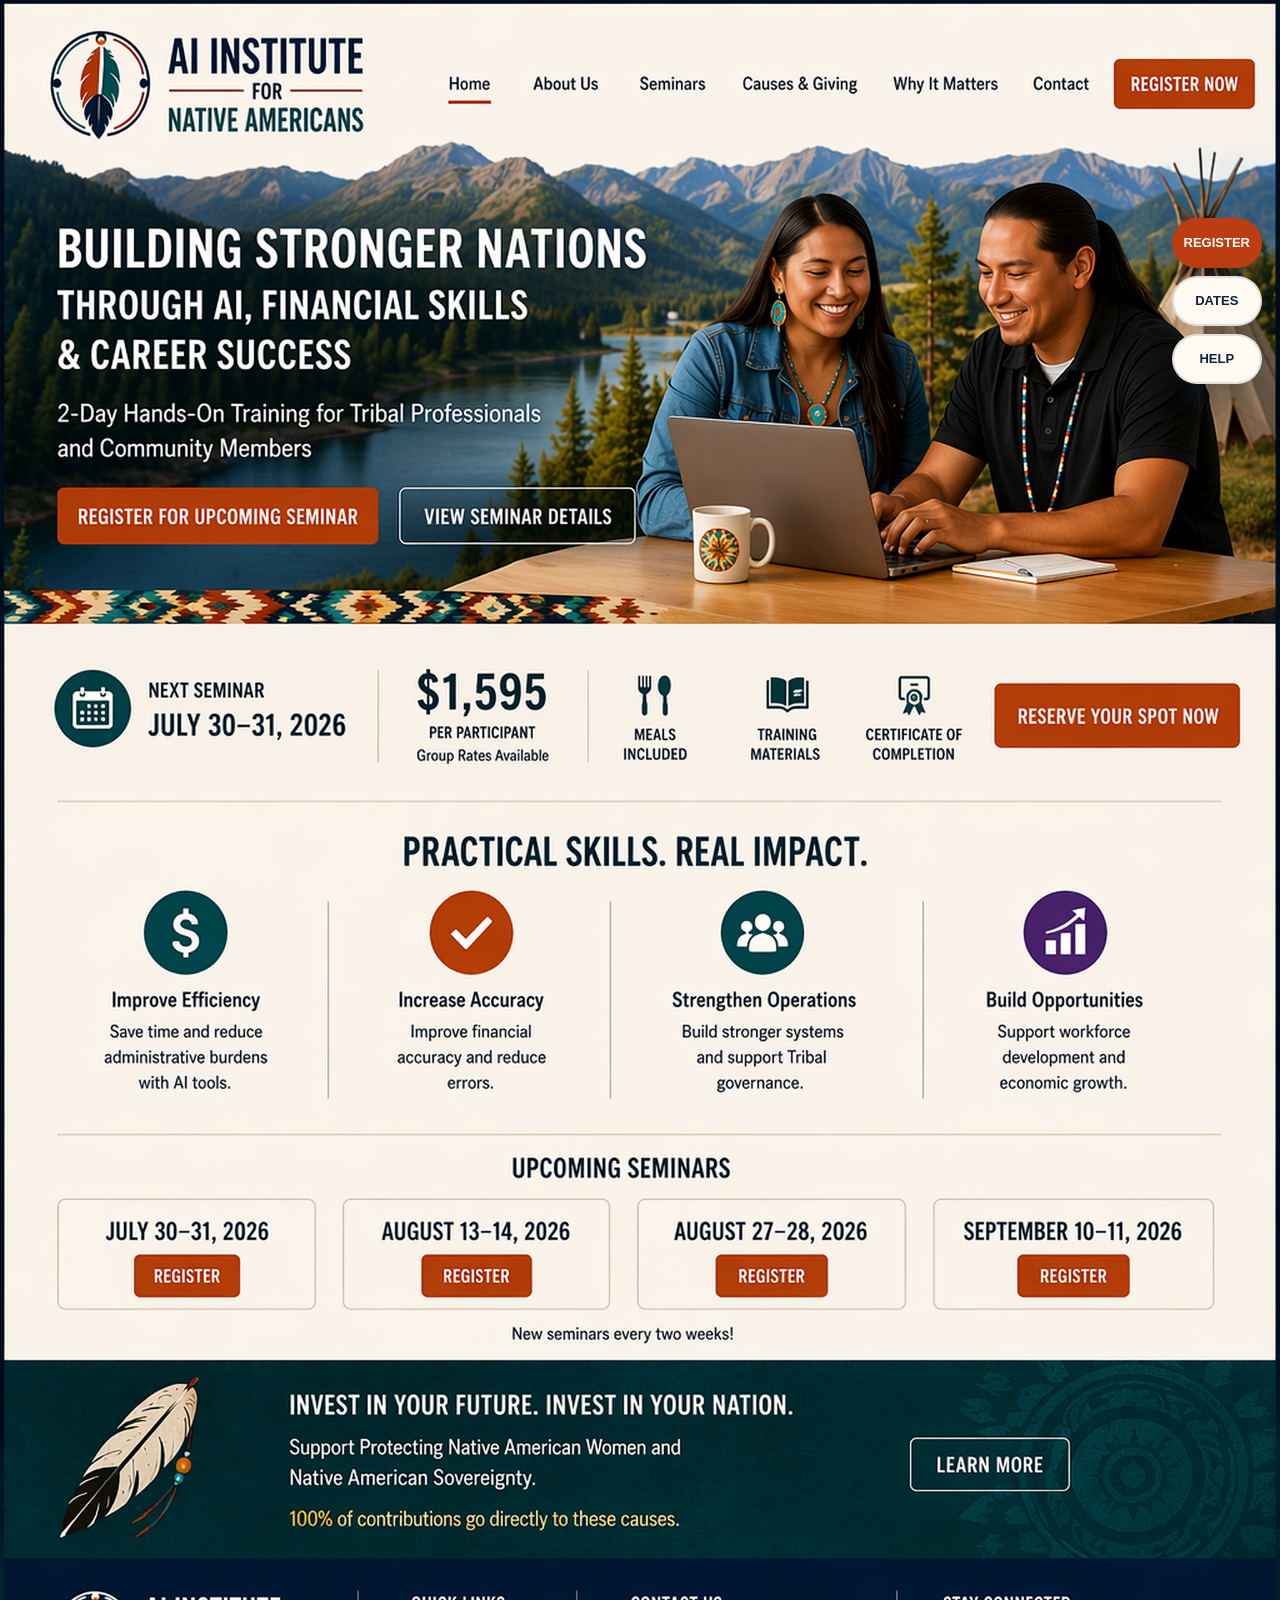
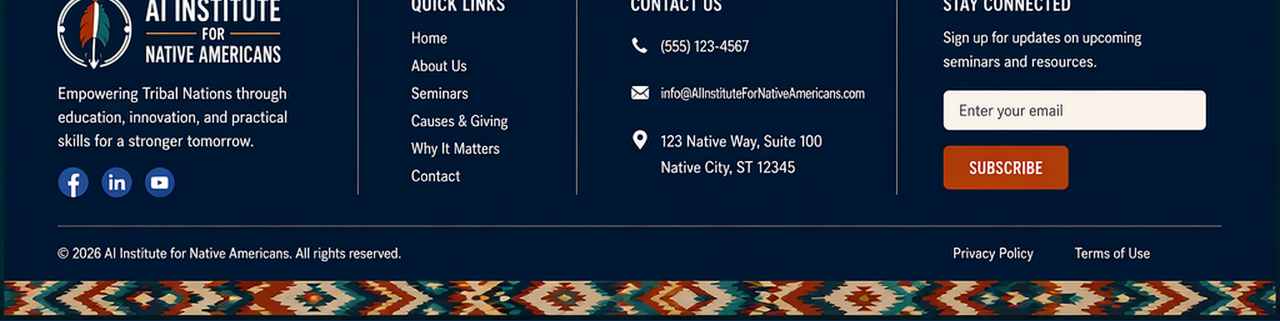
<file: index.html>
<!doctype html>
<html lang="en">
  <head>
    <meta charset="utf-8">
    <meta name="viewport" content="width=device-width, initial-scale=1">
    <title>AI Institute for Native Americans</title>
    <meta name="description" content="AI, financial skills, and career success seminars for Tribal professionals and community members.">
    <link rel="stylesheet" href="./styles.css">
  </head>
  <body class="home-page home-exact-page">
    <main class="home-exact-shell" aria-label="AI Institute for Native Americans home page">
      <img class="home-exact-image" src="./home-redrawn-exact.png" alt="AI Institute for Native Americans home page design">

      <a class="home-hotspot nav-home" href="index.html" aria-label="Home"></a>
      <a class="home-hotspot nav-about" href="about.html" aria-label="About Us"></a>
      <a class="home-hotspot nav-seminars" href="seminars.html" aria-label="Seminars"></a>
      <a class="home-hotspot nav-causes" href="causes.html" aria-label="Causes and Giving"></a>
      <a class="home-hotspot nav-why" href="why-it-matters.html" aria-label="Why It Matters"></a>
      <a class="home-hotspot nav-contact" href="contact.html" aria-label="Contact"></a>
      <a class="home-hotspot nav-register" href="register.html" aria-label="Register Now"></a>

      <a class="home-hotspot hero-register" href="register.html" aria-label="Register for upcoming seminar"></a>
      <a class="home-hotspot hero-details" href="seminars.html" aria-label="View seminar details"></a>
      <a class="home-hotspot reserve-spot" href="register.html" aria-label="Reserve your spot now"></a>

      <a class="home-hotspot date-july" href="register.html?date=July%2030-31%2C%202026" aria-label="Register for July 30-31, 2026"></a>
      <a class="home-hotspot date-august-one" href="register.html?date=August%2013-14%2C%202026" aria-label="Register for August 13-14, 2026"></a>
      <a class="home-hotspot date-august-two" href="register.html?date=August%2027-28%2C%202026" aria-label="Register for August 27-28, 2026"></a>
      <a class="home-hotspot date-september" href="register.html?date=September%2010-11%2C%202026" aria-label="Register for September 10-11, 2026"></a>

      <a class="home-hotspot learn-more-causes" href="causes.html" aria-label="Learn more about causes"></a>
      <a class="home-hotspot footer-home" href="index.html" aria-label="Footer home link"></a>
      <a class="home-hotspot footer-about" href="about.html" aria-label="Footer about link"></a>
      <a class="home-hotspot footer-seminars" href="seminars.html" aria-label="Footer seminars link"></a>
      <a class="home-hotspot footer-causes" href="causes.html" aria-label="Footer causes link"></a>
      <a class="home-hotspot footer-why" href="why-it-matters.html" aria-label="Footer why it matters link"></a>
      <a class="home-hotspot footer-contact" href="contact.html" aria-label="Footer contact link"></a>
      <a class="home-hotspot footer-subscribe" href="contact.html" aria-label="Subscribe"></a>
      <a class="home-hotspot footer-privacy" href="contact.html" aria-label="Privacy policy"></a>
      <a class="home-hotspot footer-terms" href="contact.html" aria-label="Terms of use"></a>

      <div class="home-exact-accessible">
        <h1>Building Stronger Nations Through AI, Financial Skills &amp; Career Success</h1>
        <p>2-Day Hands-On Training for Tribal Professionals and Community Members.</p>
      </div>
    </main>
    <script src="./script.js"></script>
  </body>
</html>
</file>
<file: styles.css>
:root {
  --navy: #08233b;
  --ink: #102936;
  --teal: #064b4d;
  --teal-dark: #03383b;
  --rust: #bd3d13;
  --rust-dark: #922b0d;
  --cream: #fbf6ee;
  --sand: #eee1cc;
  --line: #d7c8b4;
  --gold: #c7923b;
  --water: #0a7691;
  --green: #0f635f;
  --plum: #5b2a83;
  --white: #ffffff;
  --shadow: 0 18px 45px rgba(8, 35, 59, 0.16);
  --radius: 8px;
}

* {
  box-sizing: border-box;
}

html {
  scroll-behavior: smooth;
}

body {
  margin: 0;
  background: var(--navy);
  color: var(--ink);
  font-family: Arial, Helvetica, sans-serif;
  font-size: 16px;
  line-height: 1.5;
}

:focus-visible {
  outline: 3px solid var(--gold);
  outline-offset: 3px;
}

.skip-link {
  background: var(--gold);
  border-radius: 0 0 6px 0;
  color: var(--navy);
  font-weight: 900;
  left: 0;
  padding: 10px 14px;
  position: fixed;
  top: 0;
  transform: translateY(-120%);
  z-index: 100;
}

.skip-link:focus {
  transform: translateY(0);
}

img {
  display: block;
  max-width: 100%;
}

a {
  color: inherit;
  text-decoration: none;
}

button,
input,
select,
textarea {
  font: inherit;
}

.page-shell {
  max-width: 1200px;
  margin: 0 auto;
  background: var(--cream);
  min-height: 100vh;
  overflow: hidden;
}

.home-page {
  background: var(--navy);
}

.home-page .page-shell {
  max-width: 1460px;
}

.site-header {
  align-items: center;
  background: #fffaf2;
  border-bottom: 1px solid rgba(8, 35, 59, 0.12);
  display: grid;
  gap: 18px;
  grid-template-columns: auto 1fr auto;
  min-height: 76px;
  padding: 14px 28px;
  position: sticky;
  top: 0;
  z-index: 20;
}

.brand img {
  height: 52px;
  width: auto;
}

.site-nav {
  align-items: center;
  display: flex;
  gap: 22px;
  justify-content: flex-end;
}

.site-nav a {
  color: #112b38;
  font-size: 13px;
  font-weight: 800;
  letter-spacing: 0;
  text-transform: uppercase;
}

.site-nav a[aria-current="page"] {
  color: var(--rust);
}

.header-cta,
.btn {
  align-items: center;
  border: 0;
  border-radius: 4px;
  cursor: pointer;
  display: inline-flex;
  font-size: 13px;
  font-weight: 900;
  justify-content: center;
  letter-spacing: 0;
  min-height: 46px;
  padding: 0 20px;
  text-transform: uppercase;
  transition: transform 160ms ease, background 160ms ease, color 160ms ease, border-color 160ms ease;
}

.header-cta,
.btn-primary {
  background: var(--rust);
  color: var(--white);
}

.btn-primary:hover,
.header-cta:hover {
  background: var(--rust-dark);
  transform: translateY(-1px);
}

.btn:active,
.header-cta:active {
  transform: translateY(0);
}

.btn-secondary {
  background: rgba(255, 255, 255, 0.08);
  border: 2px solid rgba(255, 255, 255, 0.82);
  color: var(--white);
}

.btn-secondary:hover {
  background: rgba(255, 255, 255, 0.18);
}

.btn-outline {
  background: transparent;
  border: 2px solid var(--teal);
  color: var(--teal);
}

.btn-outline:hover {
  background: var(--teal);
  color: var(--white);
}

.btn-wide {
  width: 100%;
}

.menu-toggle {
  background: transparent;
  border: 2px solid var(--line);
  border-radius: 4px;
  color: var(--ink);
  display: none;
  font-size: 13px;
  font-weight: 900;
  min-height: 40px;
  padding: 0 14px;
  text-transform: uppercase;
}

.hero {
  min-height: 360px;
  overflow: hidden;
  position: relative;
}

.hero::after {
  background: linear-gradient(90deg, rgba(5, 47, 50, 0.96) 0%, rgba(5, 47, 50, 0.86) 44%, rgba(5, 47, 50, 0.14) 100%);
  content: "";
  inset: 0;
  position: absolute;
  z-index: 1;
}

.hero-home {
  background:
    linear-gradient(135deg, #07565a 0%, #08324a 48%, #e7c08a 100%);
}

.hero-home .hero-photo,
.hero-about .hero-photo {
  height: 100%;
  object-fit: cover;
  object-position: center;
  position: absolute;
  right: 0;
  top: 0;
  width: 100%;
}

.hero-about {
  background: linear-gradient(135deg, #682d17 0%, #b46734 52%, #151d28 100%);
  min-height: 270px;
}

.hero-about::after {
  background: linear-gradient(90deg, rgba(96, 45, 19, 0.95) 0%, rgba(96, 45, 19, 0.74) 48%, rgba(96, 45, 19, 0.12) 100%);
}

.hero-content {
  color: var(--white);
  max-width: 610px;
  padding: 46px 28px 44px;
  position: relative;
  z-index: 2;
}

.hero-home .hero-content {
  max-width: 590px;
}

.hero-content.centered {
  margin: 0 auto;
  max-width: 760px;
  padding-top: 78px;
  text-align: center;
}

.kicker {
  color: var(--gold);
  font-size: 13px;
  font-weight: 900;
  letter-spacing: 0;
  margin: 0 0 8px;
  text-transform: uppercase;
}

h1,
h2,
h3,
h4 {
  font-family: "Arial Narrow", Impact, Arial, Helvetica, sans-serif;
  letter-spacing: 0;
  line-height: 1.02;
  margin: 0;
  text-transform: uppercase;
}

h1 {
  font-size: clamp(40px, 5.2vw, 70px);
}

h2 {
  color: var(--teal-dark);
  font-size: clamp(28px, 3.4vw, 46px);
}

h3 {
  color: var(--teal-dark);
  font-size: 24px;
}

p {
  margin: 0;
}

.hero-copy {
  font-size: 21px;
  font-weight: 800;
  line-height: 1.28;
  margin-top: 18px;
  max-width: 430px;
}

.finance-focus {
  color: #ffd36e;
  font-size: 18px;
  font-weight: 900;
  line-height: 1.25;
  margin-top: 14px;
  max-width: 360px;
}

.hero-actions {
  display: flex;
  flex-wrap: wrap;
  gap: 12px;
  margin-top: 28px;
}

.seminar-bar {
  background: #f2e6d6;
  border-bottom: 1px solid var(--line);
  display: grid;
  gap: 1px;
  grid-template-columns: repeat(4, 1fr);
}

.seminar-item {
  align-items: center;
  background: rgba(255, 255, 255, 0.28);
  display: grid;
  gap: 10px;
  grid-template-columns: 46px 1fr;
  min-height: 96px;
  padding: 18px 22px;
}

.seminar-icon,
.round-icon {
  align-items: center;
  border-radius: 50%;
  color: var(--white);
  display: inline-flex;
  flex: 0 0 auto;
  font-weight: 900;
  height: 42px;
  justify-content: center;
  width: 42px;
}

.seminar-icon {
  background: transparent;
  color: var(--teal-dark);
}

.symbol-wrap {
  background: transparent !important;
  border-radius: 0;
}

.symbol-wrap img {
  display: block;
  height: 100%;
  max-width: none;
  object-fit: contain;
  width: 100%;
}

.seminar-icon svg,
.round-icon svg {
  display: block;
  height: 100%;
  width: 100%;
}

.seminar-icon svg,
.round-icon svg {
  fill: none;
  stroke: currentColor;
  stroke-linecap: round;
  stroke-linejoin: round;
  stroke-width: 4.4;
}

.round-icon svg {
  color: var(--white);
  height: 62%;
  width: 62%;
}

.round-icon.money svg {
  height: 66%;
  width: 66%;
  stroke-width: 5.2;
}

.round-icon.check svg {
  height: 58%;
  width: 58%;
  stroke-width: 6.4;
}

.round-icon.people svg {
  height: 68%;
  width: 68%;
  stroke-width: 4.4;
}

.round-icon.chart svg {
  height: 66%;
  width: 66%;
  stroke-width: 4.6;
}

.round-icon.water svg {
  fill: var(--white);
  stroke: none;
  height: 64%;
  width: 64%;
}

.seminar-icon .icon-meals {
  stroke-width: 4.8;
}

.seminar-icon .icon-certificate {
  stroke-width: 4.2;
}

.seminar-icon .icon-calendar {
  stroke-width: 4.2;
}

.seminar-label {
  color: var(--ink);
  display: block;
  font-size: 12px;
  font-weight: 900;
  text-transform: uppercase;
}

.seminar-value {
  color: var(--navy);
  display: block;
  font-size: 18px;
  font-weight: 900;
  text-transform: uppercase;
}

.price-register {
  align-items: center;
  background: #f9f0e4;
  display: grid;
  gap: 24px;
  grid-template-columns: 1fr auto;
  padding: 22px 74px;
}

.price-lockup {
  align-items: center;
  display: flex;
  gap: 16px;
}

.price {
  color: var(--navy);
  font-family: "Arial Narrow", Impact, Arial, Helvetica, sans-serif;
  font-size: 54px;
  font-weight: 900;
  letter-spacing: 0;
  line-height: 0.95;
}

.price-note {
  color: var(--ink);
  font-size: 13px;
  font-weight: 800;
  text-transform: uppercase;
}

.section {
  padding: 44px 48px;
}

.section-tight {
  padding: 30px 48px;
}

.section-title {
  text-align: center;
}

.section-title p {
  color: #37505a;
  font-size: 18px;
  font-weight: 700;
  margin: 10px auto 0;
  max-width: 700px;
}

.skill-grid {
  border-top: 1px solid var(--line);
  display: grid;
  gap: 0;
  grid-template-columns: repeat(auto-fit, minmax(170px, 1fr));
  margin-top: 28px;
}

.skill-card {
  border-right: 1px solid var(--line);
  padding: 26px 22px;
  text-align: center;
}

.skill-card:last-child {
  border-right: 0;
}

.skill-card .round-icon {
  margin: 0 auto 16px;
}

.round-icon.money {
  background: var(--teal);
}

.round-icon.check {
  background: var(--rust);
}

.round-icon.people {
  background: var(--green);
}

.round-icon.chart {
  background: var(--plum);
}

.round-icon.water {
  background: var(--water);
}

.skill-card h3,
.topic h3,
.mini-card h3,
.cause-copy h3 {
  font-family: Arial, Helvetica, sans-serif;
  font-size: 16px;
  line-height: 1.22;
  text-transform: none;
}

.skill-card p,
.topic p,
.mini-card p,
.cause-copy p {
  color: #304853;
  font-size: 14px;
  font-weight: 600;
  margin-top: 7px;
}

.date-grid {
  display: grid;
  gap: 22px;
  grid-template-columns: repeat(3, 1fr);
  margin-top: 28px;
}

.date-eyebrow {
  color: var(--teal-dark);
  font-size: 13px;
  font-weight: 900;
  text-transform: uppercase;
}

.date-card,
.date-row {
  align-items: center;
  background: #fffaf2;
  border: 1px solid var(--line);
  border-radius: var(--radius);
  display: flex;
  gap: 14px;
  justify-content: space-between;
  min-height: 74px;
  padding: 18px 22px;
}

.date-card {
  flex-direction: column;
  justify-content: center;
  text-align: center;
}

.date-title {
  color: var(--navy);
  font-size: 18px;
  font-weight: 900;
  text-transform: uppercase;
}

.investment-band {
  background: var(--teal-dark);
  color: var(--white);
  display: grid;
  gap: 22px;
  grid-template-columns: auto 1fr auto;
  padding: 30px 48px;
}

.investment-band h2 {
  color: var(--white);
  font-size: 24px;
}

.investment-band p {
  color: #f7ead6;
  font-weight: 700;
  max-width: 650px;
}

.home-page .site-header {
  min-height: 138px;
  padding: 22px 58px;
}

.home-page .brand img {
  height: 106px;
}

.home-page .site-nav {
  gap: clamp(22px, 3.1vw, 54px);
}

.home-page .site-nav a {
  font-size: 16px;
}

.home-page .header-cta {
  border-radius: 7px;
  font-size: 18px;
  min-height: 70px;
  padding: 0 32px;
}

.home-page .hero {
  min-height: clamp(430px, 36.5vw, 790px);
}

.home-page .hero::after {
  background: linear-gradient(90deg, rgba(3, 37, 39, 0.18) 0%, rgba(3, 37, 39, 0.08) 42%, rgba(3, 37, 39, 0) 100%);
}

.home-page .hero-photo {
  height: 100%;
  max-width: none;
  object-position: right center;
  right: 0;
  width: 100%;
}

.home-page .hero-content {
  background: rgba(3, 37, 39, 0.44);
  border-radius: 0 8px 8px 0;
  max-width: 860px;
  padding: clamp(42px, 4.2vw, 86px) 58px 30px;
}

.home-page h1 {
  font-size: clamp(36px, 3.28vw, 72px);
  text-shadow: 0 3px 2px rgba(0, 0, 0, 0.34);
}

.home-page .hero-content h1 {
  max-width: 640px;
}

.home-page .hero-copy {
  font-size: clamp(21px, 1.72vw, 37px);
  max-width: 520px;
  text-shadow: 0 2px 2px rgba(0, 0, 0, 0.4);
}

.home-page .finance-focus {
  font-size: clamp(19px, 1.48vw, 32px);
  max-width: 480px;
  text-shadow: 0 2px 2px rgba(0, 0, 0, 0.4);
}

.home-page .hero-actions {
  gap: 22px;
  margin-top: clamp(28px, 3.1vw, 62px);
}

.home-page .hero-actions .btn {
  border-radius: 5px;
  font-size: clamp(15px, 1.08vw, 24px);
  min-height: clamp(52px, 3.9vw, 84px);
  padding: 0 24px;
}

.home-page .seminar-item {
  gap: 18px;
  grid-template-columns: 56px 1fr;
  min-height: 102px;
  padding: 18px 34px;
}

.home-page .seminar-icon {
  height: 62px;
  width: 72px;
}

.home-page .seminar-label {
  font-size: 13px;
  line-height: 1.05;
}

.home-page .seminar-value {
  font-size: 18px;
  line-height: 1.16;
}

.home-page .price-register {
  gap: 44px;
  grid-template-columns: minmax(360px, 0.95fr) minmax(420px, 1fr);
  min-height: 128px;
  padding: 22px 150px;
}

.home-page .price {
  font-size: clamp(58px, 4.6vw, 86px);
}

.home-page .price-note {
  font-size: 16px;
  line-height: 1.22;
}

.home-page .reserve-btn {
  border-radius: 7px;
  font-size: clamp(22px, 2vw, 34px);
  min-height: 70px;
  white-space: nowrap;
}

.home-page .skills-section {
  padding: 34px 54px 34px;
}

.home-page .section-title h2 {
  color: var(--navy);
  font-size: clamp(28px, 2.45vw, 44px);
}

.home-page .skill-grid {
  grid-template-columns: repeat(5, 1fr);
  margin-top: 30px;
}

.home-page .skill-card {
  min-height: 214px;
  padding: 28px 24px 22px;
}

.home-page .skill-card .round-icon {
  font-size: 23px;
  height: 82px;
  margin-bottom: 18px;
  width: 82px;
}

.home-page .skill-card h3 {
  font-size: 17px;
}

.home-page .skill-card p {
  font-size: 14px;
  line-height: 1.36;
}

.home-dates {
  margin-top: 24px;
  text-align: center;
}

.home-dates h2 {
  color: var(--navy);
  font-size: clamp(24px, 2.05vw, 34px);
}

.home-page .date-grid {
  gap: 58px;
  margin-top: 18px;
}

.home-page .date-card {
  border-radius: 7px;
  min-height: 118px;
  padding: 22px 24px;
}

.home-page .date-title {
  font-size: clamp(21px, 1.75vw, 30px);
}

.home-page .date-card .btn {
  font-size: 18px;
  min-height: 52px;
  padding: 0 26px;
}

.home-page .investment-band {
  gap: 28px;
  grid-template-columns: 108px 1fr 210px;
  min-height: 150px;
  padding: 22px 74px;
}

.footer-feather {
  align-items: center;
  display: inline-flex;
  height: 116px;
  justify-content: center;
  width: 132px;
}

.footer-feather img,
.footer-feather svg {
  display: block;
  height: 100%;
  object-fit: contain;
  width: 100%;
}

.feather-fill {
  fill: #f2dfc8;
}

.feather-dark {
  fill: #0f1113;
}

.feather-stem,
.feather-cut {
  fill: none;
  stroke: #171717;
  stroke-linecap: round;
  stroke-linejoin: round;
}

.feather-stem {
  stroke-width: 4;
}

.feather-cut {
  opacity: 0.42;
  stroke-width: 2;
}

.home-page .investment-band h2 {
  font-size: clamp(24px, 2.25vw, 38px);
}

.home-page .investment-band p {
  font-size: 17px;
  line-height: 1.32;
  max-width: 760px;
}

.home-page .investment-band .btn {
  font-size: 17px;
  justify-self: center;
  min-height: 58px;
  white-space: nowrap;
  width: 190px;
}

.home-page .floating-actions {
  right: 18px;
  top: 340px;
}

.home-exact-page {
  background: var(--navy);
}

.home-exact-page .floating-actions {
  right: 18px;
  top: clamp(112px, 17vw, 340px);
}

.home-exact-shell {
  background: var(--cream);
  box-shadow: none;
  line-height: 0;
  margin: 0 auto;
  max-width: none;
  position: relative;
  width: 100%;
}

.home-exact-image {
  display: block;
  height: auto;
  width: 100%;
}

.home-hotspot {
  border-radius: 4px;
  display: block;
  line-height: 1;
  position: absolute;
  z-index: 5;
}

.home-hotspot:focus-visible {
  box-shadow: 0 0 0 3px #ffffff, 0 0 0 6px var(--gold);
  outline: 0;
}

.home-exact-accessible {
  height: 1px;
  left: -9999px;
  overflow: hidden;
  position: absolute;
  top: auto;
  width: 1px;
}

.about-exact-page {
  background: var(--navy);
}

.about-exact-page .floating-actions {
  right: 18px;
  top: clamp(110px, 16vw, 300px);
}

.about-exact-shell {
  background: var(--cream);
  box-shadow: none;
  line-height: 0;
  margin: 0 auto;
  max-width: none;
  position: relative;
  width: 100%;
}

.about-exact-image {
  display: block;
  height: auto;
  width: 100%;
}

.about-hotspot {
  border-radius: 4px;
  display: block;
  line-height: 1;
  position: absolute;
  z-index: 5;
}

.about-hotspot:focus-visible {
  box-shadow: 0 0 0 3px #ffffff, 0 0 0 6px var(--gold);
  outline: 0;
}

.about-exact-accessible {
  height: 1px;
  left: -9999px;
  overflow: hidden;
  position: absolute;
  top: auto;
  width: 1px;
}

.about-nav-home { height: 2.7%; left: 35.0%; top: 3.2%; width: 4.2%; }
.about-nav-about { height: 2.7%; left: 41.1%; top: 3.2%; width: 4.7%; }
.about-nav-seminars { height: 2.7%; left: 48.1%; top: 3.2%; width: 6.6%; }
.about-nav-causes { height: 2.7%; left: 57.2%; top: 3.2%; width: 5.8%; }
.about-nav-why { height: 2.7%; left: 65.0%; top: 3.2%; width: 10.8%; }
.about-nav-contact { height: 2.7%; left: 78.1%; top: 3.2%; width: 6.0%; }
.about-nav-register { height: 3.4%; left: 86.8%; top: 2.2%; width: 10.9%; }
.about-program-register { height: 2.8%; left: 24.0%; top: 78.0%; width: 16.0%; }
.about-causes-link { height: 6.5%; left: 3.8%; top: 85.4%; width: 92.0%; }

.seminar-exact-page {
  background: var(--navy);
}

.seminar-exact-page .floating-actions {
  display: grid;
  right: 18px;
  top: clamp(110px, 16vw, 300px);
}

.seminar-exact-shell {
  background: var(--cream);
  box-shadow: none;
  line-height: 0;
  margin: 0 auto;
  max-width: none;
  position: relative;
  width: 100%;
}

.seminar-exact-image {
  display: block;
  height: auto;
  width: 100%;
}

.seminar-hotspot {
  border-radius: 4px;
  display: block;
  line-height: 1;
  position: absolute;
  z-index: 5;
}

.seminar-hotspot:focus-visible {
  box-shadow: 0 0 0 3px #ffffff, 0 0 0 6px var(--gold);
  outline: 0;
}

.seminar-exact-accessible {
  height: 1px;
  left: -9999px;
  overflow: hidden;
  position: absolute;
  top: auto;
  width: 1px;
}

.seminar-nav-home { height: 2.4%; left: 35.0%; top: 4.2%; width: 4.2%; }
.seminar-nav-about { height: 2.4%; left: 41.1%; top: 4.2%; width: 5.8%; }
.seminar-nav-seminars { height: 2.4%; left: 49.9%; top: 4.2%; width: 7.0%; }
.seminar-nav-causes { height: 2.4%; left: 59.0%; top: 4.2%; width: 9.8%; }
.seminar-nav-why { height: 2.4%; left: 70.0%; top: 4.2%; width: 10.0%; }
.seminar-nav-contact { height: 2.4%; left: 81.5%; top: 4.2%; width: 5.8%; }
.seminar-nav-register { height: 3.1%; left: 86.6%; top: 3.2%; width: 11.0%; }

.seminar-date-one { height: 2.0%; left: 43.7%; top: 61.9%; width: 7.2%; }
.seminar-date-two { height: 2.0%; left: 43.7%; top: 65.4%; width: 7.2%; }
.seminar-date-three { height: 2.0%; left: 43.7%; top: 68.8%; width: 7.2%; }
.seminar-date-four { height: 2.0%; left: 43.7%; top: 72.2%; width: 7.2%; }
.seminar-date-five { height: 2.0%; left: 43.7%; top: 75.5%; width: 7.2%; }
.seminar-view-dates { height: 2.5%; left: 16.4%; top: 78.9%; width: 21.4%; }
.seminar-info-register { height: 3.0%; left: 57.4%; top: 79.3%; width: 37.5%; }
.seminar-team-register { height: 2.7%; left: 66.8%; top: 86.6%; width: 24.0%; }

.seminar-footer-home { height: 1.0%; left: 35.8%; top: 93.0%; width: 4.0%; }
.seminar-footer-about { height: 1.0%; left: 35.8%; top: 94.3%; width: 6.0%; }
.seminar-footer-seminars { height: 1.0%; left: 35.8%; top: 95.6%; width: 6.0%; }
.seminar-footer-causes { height: 1.0%; left: 46.7%; top: 93.0%; width: 9.4%; }
.seminar-footer-why { height: 1.0%; left: 46.7%; top: 94.3%; width: 8.0%; }
.seminar-footer-contact { height: 1.0%; left: 46.7%; top: 95.6%; width: 5.6%; }

.causes-exact-page {
  background: var(--navy);
}

.causes-exact-page .floating-actions {
  display: grid;
  right: 18px;
  top: clamp(110px, 16vw, 300px);
}

.causes-exact-shell {
  background: var(--cream);
  box-shadow: none;
  line-height: 0;
  margin: 0 auto;
  max-width: none;
  position: relative;
  width: 100%;
}

.causes-exact-image {
  display: block;
  height: auto;
  width: 100%;
}

.causes-hotspot {
  border-radius: 4px;
  display: block;
  line-height: 1;
  position: absolute;
  z-index: 5;
}

.causes-hotspot:focus-visible {
  box-shadow: 0 0 0 3px #ffffff, 0 0 0 6px var(--gold);
  outline: 0;
}

.causes-exact-accessible {
  height: 1px;
  left: -9999px;
  overflow: hidden;
  position: absolute;
  top: auto;
  width: 1px;
}

.causes-nav-home { height: 2.4%; left: 34.1%; top: 3.3%; width: 4.0%; }
.causes-nav-about { height: 2.4%; left: 40.7%; top: 3.3%; width: 5.7%; }
.causes-nav-seminars { height: 2.4%; left: 49.0%; top: 3.3%; width: 6.5%; }
.causes-nav-causes { height: 2.4%; left: 57.4%; top: 3.3%; width: 9.5%; }
.causes-nav-why { height: 2.4%; left: 68.8%; top: 3.3%; width: 10.0%; }
.causes-nav-contact { height: 2.4%; left: 80.0%; top: 3.3%; width: 5.8%; }
.causes-nav-register { height: 3.0%; left: 86.6%; top: 2.6%; width: 11.0%; }

.causes-learn-women { height: 2.3%; left: 4.4%; top: 64.6%; width: 26.5%; }
.causes-learn-sovereignty { height: 2.3%; left: 36.0%; top: 64.6%; width: 26.5%; }
.causes-learn-water { height: 2.3%; left: 67.5%; top: 64.6%; width: 27.0%; }
.causes-register-seminar { height: 3.0%; left: 74.4%; top: 81.9%; width: 20.4%; }

.causes-footer-home { height: 1.0%; left: 35.3%; top: 91.3%; width: 4.0%; }
.causes-footer-about { height: 1.0%; left: 35.3%; top: 92.5%; width: 6.0%; }
.causes-footer-seminars { height: 1.0%; left: 35.3%; top: 93.7%; width: 6.0%; }
.causes-footer-causes { height: 1.0%; left: 35.3%; top: 94.9%; width: 9.5%; }
.causes-footer-why { height: 1.0%; left: 35.3%; top: 96.1%; width: 8.0%; }
.causes-footer-contact { height: 1.0%; left: 35.3%; top: 97.3%; width: 5.6%; }
.causes-footer-privacy { height: 1.0%; left: 70.8%; top: 98.2%; width: 8.4%; }
.causes-footer-terms { height: 1.0%; left: 80.5%; top: 98.2%; width: 7.0%; }

.cause-detail-page {
  background: var(--navy);
}

.cause-detail-page .floating-actions {
  display: grid;
  right: 18px;
  top: clamp(110px, 16vw, 300px);
}

.cause-detail-shell {
  background: var(--cream);
  box-shadow: none;
  line-height: 0;
  margin: 0 auto;
  max-width: none;
  position: relative;
  width: 100%;
}

.cause-detail-image {
  display: block;
  height: auto;
  width: 100%;
}

.cause-detail-hotspot {
  border-radius: 4px;
  display: block;
  line-height: 1;
  position: absolute;
  z-index: 5;
}

.cause-detail-hotspot:focus-visible {
  box-shadow: 0 0 0 3px #ffffff, 0 0 0 6px var(--gold);
  outline: 0;
}

.cause-detail-accessible {
  height: 1px;
  left: -9999px;
  overflow: hidden;
  position: absolute;
  top: auto;
  width: 1px;
}

.detail-nav-home { height: 2.4%; left: 34.8%; top: 3.0%; width: 4.0%; }
.detail-nav-about { height: 2.4%; left: 40.8%; top: 3.0%; width: 5.7%; }
.detail-nav-seminars { height: 2.4%; left: 48.5%; top: 3.0%; width: 6.5%; }
.detail-nav-causes { height: 2.4%; left: 57.7%; top: 3.0%; width: 9.0%; }
.detail-nav-why { height: 2.4%; left: 68.0%; top: 3.0%; width: 10.0%; }
.detail-nav-contact { height: 2.4%; left: 79.5%; top: 3.0%; width: 5.8%; }

.women-nav-register { height: 3.2%; left: 85.8%; top: 2.3%; width: 11.8%; }
.women-donate-now { height: 2.8%; left: 59.4%; top: 83.7%; width: 32.4%; }

.water-nav-donate { height: 3.2%; left: 85.8%; top: 2.3%; width: 11.8%; }
.water-give-now { height: 2.8%; left: 49.6%; top: 88.7%; width: 26.2%; }

.why-exact-page {
  background: var(--navy);
}

.why-exact-page .floating-actions {
  display: grid;
  right: 18px;
  top: clamp(110px, 16vw, 300px);
}

.why-exact-shell {
  background: var(--cream);
  box-shadow: none;
  line-height: 0;
  margin: 0 auto;
  max-width: none;
  position: relative;
  width: 100%;
}

.why-exact-image {
  display: block;
  height: auto;
  width: 100%;
}

.why-hotspot {
  border-radius: 4px;
  display: block;
  line-height: 1;
  position: absolute;
  z-index: 5;
}

.why-hotspot:focus-visible {
  box-shadow: 0 0 0 3px #ffffff, 0 0 0 6px var(--gold);
  outline: 0;
}

.why-exact-accessible {
  height: 1px;
  left: -9999px;
  overflow: hidden;
  position: absolute;
  top: auto;
  width: 1px;
}

.why-nav-home { height: 2.4%; left: 34.4%; top: 6.0%; width: 4.0%; }
.why-nav-about { height: 2.4%; left: 40.8%; top: 6.0%; width: 5.7%; }
.why-nav-seminars { height: 2.4%; left: 48.9%; top: 6.0%; width: 6.5%; }
.why-nav-causes { height: 2.4%; left: 58.4%; top: 6.0%; width: 9.0%; }
.why-nav-why { height: 2.4%; left: 68.7%; top: 6.0%; width: 9.4%; }
.why-nav-contact { height: 2.4%; left: 79.6%; top: 6.0%; width: 5.8%; }
.why-nav-register { height: 3.1%; left: 86.8%; top: 5.1%; width: 10.5%; }

.why-card-register { height: 2.7%; left: 66.6%; top: 78.6%; width: 19.4%; }
.why-band-register { height: 2.8%; left: 76.6%; top: 86.4%; width: 15.5%; }

.why-footer-home { height: 1.0%; left: 66.0%; top: 95.2%; width: 4.2%; }
.why-footer-about { height: 1.0%; left: 72.9%; top: 95.2%; width: 5.7%; }
.why-footer-seminars { height: 1.0%; left: 81.8%; top: 95.2%; width: 6.4%; }
.why-footer-causes { height: 1.0%; left: 66.0%; top: 97.0%; width: 9.4%; }
.why-footer-why { height: 1.0%; left: 76.5%; top: 97.0%; width: 8.4%; }
.why-footer-contact { height: 1.0%; left: 88.5%; top: 97.0%; width: 5.8%; }

.nav-home { height: 2.2%; left: 34.6%; top: 3.5%; width: 4.2%; }
.nav-about { height: 2.2%; left: 40.9%; top: 3.5%; width: 6.1%; }
.nav-seminars { height: 2.2%; left: 49.3%; top: 3.5%; width: 6.3%; }
.nav-causes { height: 2.2%; left: 58.4%; top: 3.5%; width: 9.7%; }
.nav-why { height: 2.2%; left: 70.0%; top: 3.5%; width: 8.9%; }
.nav-contact { height: 2.2%; left: 80.6%; top: 3.5%; width: 5.8%; }
.nav-register { height: 2.9%; left: 87.0%; top: 3.0%; width: 11.1%; }

.hero-register { height: 3.0%; left: 4.5%; top: 25.0%; width: 25.0%; }
.hero-details { height: 3.0%; left: 31.1%; top: 25.0%; width: 18.6%; }
.reserve-spot { height: 3.5%; left: 77.8%; top: 35.2%; width: 19.0%; }

.date-july { height: 2.4%; left: 10.3%; top: 65.1%; width: 10.8%; }
.date-august-one { height: 2.4%; left: 32.8%; top: 65.1%; width: 11.0%; }
.date-august-two { height: 2.4%; left: 58.0%; top: 65.1%; width: 11.2%; }
.date-september { height: 2.4%; left: 80.8%; top: 65.1%; width: 11.0%; }

.learn-more-causes { height: 2.9%; left: 71.1%; top: 75.3%; width: 12.4%; }

.footer-home { height: 1.0%; left: 32.0%; top: 85.3%; width: 3.5%; }
.footer-about { height: 1.0%; left: 32.0%; top: 86.5%; width: 5.0%; }
.footer-seminars { height: 1.0%; left: 32.0%; top: 87.8%; width: 5.7%; }
.footer-causes { height: 1.0%; left: 32.0%; top: 89.0%; width: 8.3%; }
.footer-why { height: 1.0%; left: 32.0%; top: 90.3%; width: 7.6%; }
.footer-contact { height: 1.0%; left: 32.0%; top: 91.5%; width: 4.8%; }
.footer-subscribe { height: 2.4%; left: 73.7%; top: 90.6%; width: 9.8%; }
.footer-privacy { height: 1.0%; left: 74.3%; top: 96.1%; width: 6.7%; }
.footer-terms { height: 1.0%; left: 83.9%; top: 96.1%; width: 6.4%; }

@media (max-width: 640px) {
  .home-exact-shell {
    box-shadow: none;
    width: 100vw;
  }

  .home-exact-page .floating-actions {
    right: 10px;
    top: 84px;
  }

  .about-exact-shell {
    box-shadow: none;
    width: 100vw;
  }

  .about-exact-page .floating-actions {
    right: 10px;
    top: 84px;
  }
}

.feather-mark {
  height: 72px;
  object-fit: contain;
  width: 52px;
}

.clean-feather {
  height: 96px;
  object-fit: contain;
  width: 88px;
}

.quote-band .clean-feather {
  justify-self: end;
}

.about-page .quote-band {
  min-height: 166px;
}

.about-page .quote-band .clean-feather {
  height: 150px;
  width: 138px;
}

.about-page .pattern-strip {
  background: url("southwest-pattern.png") center / auto 100% repeat-x;
  height: 84px;
}

.about-page .floating-actions {
  display: none;
}

.pattern-strip {
  background: url("pattern-strip.png") center / auto 100% repeat-x;
  height: 20px;
}

.site-footer {
  background: var(--navy);
  color: #dfeaf0;
  display: flex;
  flex-wrap: wrap;
  gap: 12px 24px;
  justify-content: space-between;
  padding: 24px 48px;
}

.site-footer p {
  font-size: 13px;
  font-weight: 700;
}

.page-hero {
  background: #f3e8da;
  display: grid;
  grid-template-columns: 1.1fr 0.9fr;
  min-height: 210px;
}

.page-hero-content {
  padding: 44px 48px;
}

.page-hero-content p {
  color: #314954;
  font-size: 18px;
  font-weight: 700;
  margin-top: 10px;
  max-width: 610px;
}

.page-hero-image {
  min-height: 210px;
}

.page-hero-image img {
  height: 100%;
  object-fit: cover;
  width: 100%;
}

.seminar-layout {
  display: grid;
  gap: 34px;
  grid-template-columns: minmax(0, 1.1fr) minmax(330px, 0.9fr);
}

.numbered-topics {
  display: grid;
  gap: 20px;
  margin-top: 22px;
}

.number-topic {
  display: grid;
  gap: 16px;
  grid-template-columns: 54px 1fr;
}

.topic-number {
  align-items: center;
  border-radius: 50%;
  color: var(--white);
  display: inline-flex;
  font-family: "Arial Narrow", Impact, Arial, Helvetica, sans-serif;
  font-size: 28px;
  font-weight: 900;
  height: 48px;
  justify-content: center;
  width: 48px;
}

.topic-number.one {
  background: var(--teal);
}

.topic-number.two {
  background: var(--rust);
}

.topic-number.three {
  background: var(--plum);
}

.topic-number.four {
  background: var(--navy);
}

.number-topic h3,
.seminar-card h3,
.donation-card h3 {
  font-family: Arial, Helvetica, sans-serif;
  font-size: 18px;
  line-height: 1.18;
  text-transform: uppercase;
}

.number-topic p,
.seminar-card p {
  color: #304853;
  font-size: 14px;
  font-weight: 700;
  margin-top: 6px;
}

.side-stack {
  display: grid;
  gap: 18px;
}

.seminar-card {
  background: #fffaf2;
  border: 1px solid var(--line);
  border-radius: var(--radius);
  padding: 22px;
}

.seminar-addon {
  background: #f4e6d0;
  border: 1px solid var(--line);
  border-radius: var(--radius);
  display: grid;
  gap: 16px;
  grid-template-columns: 56px 1fr;
  margin-top: 28px;
  padding: 22px;
}

.seminar-addon ul {
  display: grid;
  gap: 10px;
  margin: 12px 0 0;
  padding-left: 18px;
}

.seminar-addon li {
  color: #263e49;
  font-weight: 700;
}

.mission-grid {
  align-items: center;
  display: grid;
  gap: 42px;
  grid-template-columns: 1.1fr 0.9fr;
}

.mission-grid p {
  color: #293f49;
  font-size: 17px;
  font-weight: 650;
  margin-top: 18px;
}

.mission-visual {
  justify-self: center;
  max-width: 280px;
}

.mini-grid {
  border-top: 1px solid var(--line);
  display: grid;
  gap: 24px;
  grid-template-columns: repeat(3, 1fr);
  margin-top: 34px;
  padding-top: 30px;
}

.mini-card {
  display: grid;
  gap: 14px;
  grid-template-columns: 44px 1fr;
}

.quote-band {
  align-items: center;
  background: var(--teal);
  border-radius: var(--radius);
  color: var(--white);
  display: grid;
  gap: 24px;
  grid-template-columns: 1fr auto;
  margin-top: 34px;
  padding: 28px 32px;
}

.quote-band h2 {
  color: var(--white);
  font-size: 28px;
}

.quote-band p {
  color: #f7ead6;
  margin-top: 8px;
}

.content-grid {
  display: grid;
  gap: 36px;
  grid-template-columns: 1.1fr 0.9fr;
}

.topic-list {
  display: grid;
  gap: 22px;
}

.topic {
  display: grid;
  gap: 14px;
  grid-template-columns: 54px 1fr;
}

.date-stack {
  display: grid;
  gap: 14px;
}

.date-row .btn {
  min-height: 38px;
}

.pricing-band {
  align-items: center;
  background: #f1dfc6;
  border-top: 1px solid var(--line);
  display: grid;
  gap: 28px;
  grid-template-columns: auto 1fr auto;
  padding: 28px 48px;
}

.check-list {
  display: grid;
  gap: 8px;
  list-style: none;
  margin: 0;
  padding: 0;
}

.check-list li {
  color: #1e3842;
  font-weight: 700;
}

.check-list li::before {
  color: var(--teal);
  content: "V";
  font-weight: 900;
  margin-right: 9px;
}

.group-rate {
  align-items: center;
  display: grid;
  gap: 16px;
  grid-template-columns: 62px 1fr;
}

.seminar-page .page-shell {
  max-width: 1272px;
}

.seminar-page .site-header {
  position: relative;
}

.seminar-reference-hero {
  background: var(--cream);
  grid-template-columns: 1fr 0.96fr;
  min-height: 315px;
}

.seminar-reference-hero .page-hero-content {
  padding: 58px 48px 40px;
}

.seminar-reference-hero h1 {
  color: var(--navy);
  font-size: clamp(44px, 4.5vw, 62px);
}

.seminar-reference-hero .page-hero-content p {
  color: #1b3340;
  font-size: 22px;
  line-height: 1.65;
  margin-top: 18px;
}

.seminar-reference-hero .page-hero-image {
  align-self: end;
  min-height: 230px;
  padding: 34px 0 0;
}

.seminar-reference-hero .page-hero-image img {
  border: 0;
  height: 230px;
  object-fit: cover;
  object-position: center;
  width: 100%;
}

.seminar-page .section {
  padding: 0 48px 28px;
}

.seminar-page .seminar-layout {
  border-top: 1px solid var(--line);
  gap: 48px;
  grid-template-columns: minmax(0, 0.92fr) minmax(420px, 0.88fr);
  padding-top: 24px;
}

.seminar-page .seminar-layout > div:first-child {
  border-right: 1px solid var(--line);
  padding-right: 34px;
}

.seminar-page h2 {
  color: var(--navy);
  font-size: 34px;
}

.seminar-page .seminar-card {
  background: transparent;
  border: 0;
  border-radius: 0;
  padding: 0;
}

.seminar-page .seminar-card h3 {
  color: var(--navy);
  font-family: "Arial Narrow", Impact, Arial, Helvetica, sans-serif;
  font-size: 29px;
  text-transform: none;
}

.seminar-page .seminar-card p {
  color: #243b46;
  font-size: 17px;
  line-height: 1.5;
}

.seminar-page .numbered-topics {
  gap: 28px;
  margin-top: 32px;
}

.seminar-page .number-topic {
  gap: 26px;
  grid-template-columns: 76px 1fr;
}

.seminar-page .topic-number {
  font-size: 34px;
  height: 66px;
  width: 66px;
}

.seminar-page .number-topic h3 {
  color: var(--navy);
  font-family: "Arial Narrow", Impact, Arial, Helvetica, sans-serif;
  font-size: 29px;
  line-height: 1.12;
}

.seminar-page .number-topic p {
  color: #243b46;
  font-size: 17px;
  line-height: 1.48;
}

.seminar-page .side-stack {
  gap: 30px;
}

.seminar-page .side-stack > .seminar-card:first-child h2 {
  text-align: center;
}

.seminar-page .date-stack {
  gap: 14px;
}

.seminar-page .date-row {
  align-items: center;
  border: 2px solid var(--line);
  border-radius: 7px;
  display: grid;
  gap: 16px;
  grid-template-columns: minmax(0, 1fr) 132px;
  min-height: 76px;
  padding: 14px 26px;
}

.seminar-page .date-title {
  font-family: "Arial Narrow", Impact, Arial, Helvetica, sans-serif;
  font-size: 24px;
  line-height: 1;
  white-space: nowrap;
}

.seminar-page .date-row .btn {
  min-height: 46px;
  min-width: 132px;
}

.seminar-page .date-stack .btn-outline {
  border-color: var(--line);
  color: var(--navy);
  font-size: 22px;
  margin: 18px auto 0;
  max-width: 460px;
}

.seminar-page .side-stack > .seminar-card:nth-child(2) {
  border: 1px solid var(--line);
  border-radius: 8px;
  padding: 28px 34px;
}

.seminar-page .side-stack > .seminar-card:nth-child(2) .price {
  font-size: 68px;
}

.seminar-page .side-stack > .seminar-card:nth-child(2) {
  display: grid;
  gap: 8px 42px;
  grid-template-columns: 0.75fr 1fr;
}

.seminar-page .side-stack > .seminar-card:nth-child(2) .price-note,
.seminar-page .side-stack > .seminar-card:nth-child(2) .price {
  grid-column: 1;
}

.seminar-page .check-list {
  align-self: center;
  grid-column: 2;
  grid-row: 1 / 4;
}

.seminar-page .check-list li {
  font-size: 18px;
}

.seminar-page .check-list li::before {
  content: "";
  border-bottom: 4px solid var(--teal);
  border-left: 4px solid var(--teal);
  display: inline-block;
  height: 8px;
  margin-right: 14px;
  transform: rotate(-45deg) translateY(-3px);
  width: 17px;
}

.seminar-page .seminar-addon {
  align-items: start;
  background: #fbf1e4;
  border: 1px solid var(--line);
  border-radius: 8px;
  gap: 22px;
  grid-template-columns: 86px 1fr;
  margin-top: 30px;
  padding: 26px 28px;
  overflow: hidden;
}

.addon-symbols {
  align-items: start;
  display: grid;
  gap: 22px;
  height: 148px;
  justify-items: center;
  overflow: hidden;
  padding-top: 12px;
}

.addon-icon {
  background-position: center;
  background-repeat: no-repeat;
  background-size: contain;
  display: block;
}

.certificate-icon {
  background-image: url("home-symbols/certificate.png");
  height: 58px;
  width: 58px;
}

.water-icon {
  background-image: url("home-symbols/water.png");
  height: 64px;
  width: 64px;
}

.seminar-page .seminar-addon h3 {
  color: var(--navy);
  font-size: 24px;
}

.seminar-page .seminar-addon li {
  color: #243b46;
  font-size: 17px;
  line-height: 1.45;
}

.seminar-page .group-rate {
  align-items: center;
  background: transparent;
  border: 0;
  display: grid;
  gap: 24px;
  grid-template-columns: 116px 1fr;
  justify-content: center;
  margin-top: 16px;
  padding: 0;
}

.seminar-page .group-rate .round-icon {
  background: url("home-symbols/people.png") center / contain no-repeat !important;
  border-radius: 50%;
  overflow: hidden;
  height: 104px;
  width: 104px;
}

.seminar-page .group-rate .round-icon img {
  display: none;
}

.seminar-page .group-rate h3 {
  color: var(--navy);
  font-family: "Arial Narrow", Impact, Arial, Helvetica, sans-serif;
  font-size: 34px;
  line-height: 1.12;
}

.seminar-page .group-rate p {
  font-size: 17px;
}

.seminar-page .pattern-strip {
  background: url("southwest-pattern.png") center / auto 100% repeat-x;
  height: 84px;
}

.seminar-page .floating-actions {
  display: none;
}

.seminar-page .site-footer {
  display: none;
}

.form-layout {
  align-items: start;
  display: grid;
  gap: 28px;
  grid-template-columns: minmax(0, 1.1fr) minmax(310px, 0.9fr);
}

.friendly-note {
  background: #edf7f3;
  border: 1px solid #b8d7cd;
  border-radius: var(--radius);
  color: #174839;
  font-size: 14px;
  font-weight: 800;
  margin-top: 16px;
  padding: 12px 14px;
}

.section-title .friendly-note {
  color: #174839;
  font-size: 14px;
  line-height: 1.45;
  margin: 16px auto 0;
  max-width: 760px;
  text-align: left;
}

.form-panel,
.summary-panel,
.info-panel,
.contact-form {
  background: #fffaf2;
  border: 1px solid var(--line);
  border-radius: var(--radius);
  padding: 24px;
}

.form-panel h2,
.summary-panel h2 {
  font-size: 27px;
}

.form-section-title {
  color: var(--teal-dark);
  font-family: "Arial Narrow", Impact, Arial, Helvetica, sans-serif;
  font-size: 23px;
  font-weight: 900;
  margin-bottom: 16px;
  text-transform: uppercase;
}

.field-grid {
  display: grid;
  gap: 14px;
}

.field-grid.two {
  grid-template-columns: repeat(2, 1fr);
}

.field {
  display: grid;
  gap: 6px;
}

.field label,
.choice-label,
.summary-label {
  color: #19313d;
  font-size: 13px;
  font-weight: 900;
  text-transform: uppercase;
}

.field input,
.field select,
.field textarea,
.custom-amount input {
  background: var(--white);
  border: 1px solid #cabba6;
  border-radius: 4px;
  color: var(--ink);
  min-height: 42px;
  padding: 9px 11px;
  width: 100%;
}

.field textarea {
  min-height: 118px;
  resize: vertical;
}

.choice-group {
  border: 0;
  display: grid;
  gap: 9px;
  margin: 18px 0 0;
  padding: 0;
}

.choice-group legend {
  margin-bottom: 4px;
}

.radio-row,
.contribution-row {
  align-items: center;
  display: grid;
  gap: 10px;
  grid-template-columns: 18px 1fr auto;
}

.radio-row input,
.contribution-row input[type="checkbox"] {
  height: 16px;
  width: 16px;
}

.radio-row span,
.contribution-row span {
  color: #263e49;
  font-size: 14px;
  font-weight: 700;
}

.summary-panel {
  position: sticky;
  top: 96px;
}

.summary-line,
.summary-total {
  align-items: center;
  border-bottom: 1px solid var(--line);
  display: flex;
  justify-content: space-between;
  padding: 10px 0;
}

.summary-line strong,
.summary-total strong {
  color: var(--navy);
}

.summary-total {
  border-bottom: 0;
  color: var(--navy);
  font-family: "Arial Narrow", Impact, Arial, Helvetica, sans-serif;
  font-size: 32px;
  font-weight: 900;
  margin-top: 8px;
}

.payment-note {
  color: #38515d;
  font-size: 13px;
  font-weight: 700;
  margin-top: 12px;
  text-align: center;
}

.status-message {
  border-radius: 4px;
  display: none;
  font-weight: 800;
  margin-top: 14px;
  padding: 12px;
}

.status-message.is-visible {
  display: block;
}

.status-message.success {
  background: #e6f3ed;
  color: #15523e;
}

.status-message.error {
  background: #f9e5df;
  color: #8b2a12;
}

.mountain-strip {
  background: url("mountain-footer.png") center / cover no-repeat;
  height: 86px;
}

.causes-page {
  padding-top: 30px;
}

.causes-reference-layout {
  display: block;
}

.causes-heading {
  align-items: start;
  display: grid;
  gap: 22px;
  grid-template-columns: 1fr auto;
  margin-bottom: 22px;
}

.cause-intro {
  color: #304853;
  font-size: 14px;
  font-weight: 700;
  margin-top: 8px;
  max-width: 560px;
}

.cause-decor {
  justify-self: end;
  margin-right: 18px;
  margin-top: -10px;
  max-height: 176px;
  object-fit: contain;
  width: 330px;
}

.causes-body .pattern-strip {
  background: url("southwest-pattern.png") center / auto 100% repeat-x;
  height: 84px;
}

.causes-body .floating-actions {
  display: none;
}

.cause-list {
  display: grid;
  gap: 0;
  margin-top: 0;
}

.cause-card {
  align-items: center;
  border-bottom: 1px solid var(--line);
  display: grid;
  gap: 34px;
  grid-template-columns: minmax(280px, 360px) minmax(0, 1fr) 260px;
  padding: 18px 0 28px;
}

.cause-card:last-child {
  border-bottom: 0;
  padding-bottom: 0;
}

.cause-card img {
  border-radius: var(--radius);
  height: 174px;
  object-fit: cover;
  width: 100%;
}

.cause-donate {
  align-content: center;
  display: grid;
  gap: 12px;
}

.cause-check {
  align-items: center;
  color: var(--ink);
  display: flex;
  font-size: 13px;
  font-weight: 900;
  gap: 9px;
  text-transform: uppercase;
}

.cause-check input {
  height: 16px;
  width: 16px;
}

.cause-donate > input,
.other-label input {
  background: var(--white);
  border: 1px solid #cabba6;
  border-radius: 4px;
  font-size: 17px;
  min-height: 48px;
  padding: 8px 10px;
  width: 100%;
}

.other-label {
  align-items: center;
  color: #263e49;
  display: grid;
  font-size: 13px;
  font-weight: 800;
  gap: 8px;
  grid-template-columns: auto 1fr;
}

.donation-card {
  background: #fffaf2;
  border: 1px solid var(--line);
  border-radius: var(--radius);
  padding: 18px;
}

.donation-card > img {
  border-radius: var(--radius);
  margin-left: auto;
  margin-bottom: 16px;
  width: min(100%, 190px);
}

.donation-rows {
  display: grid;
  gap: 14px;
  margin-top: 18px;
}

.donation-row {
  background: #fbf1e3;
  border: 1px solid var(--line);
  border-radius: var(--radius);
  display: grid;
  gap: 10px;
  grid-template-columns: 20px 1fr 104px;
  padding: 12px;
}

.donation-row label {
  color: var(--ink);
  font-size: 13px;
  font-weight: 900;
  text-transform: uppercase;
}

.donation-row input[type="number"] {
  background: var(--white);
  border: 1px solid #cabba6;
  border-radius: 4px;
  min-height: 38px;
  padding: 7px 9px;
  width: 100%;
}

.cause-total {
  align-items: center;
  color: var(--navy);
  display: flex;
  font-family: "Arial Narrow", Impact, Arial, Helvetica, sans-serif;
  font-size: 30px;
  font-weight: 900;
  justify-content: space-between;
  margin-top: 18px;
}

.giving-band {
  align-items: center;
  background: var(--teal);
  color: var(--white);
  display: grid;
  gap: 22px;
  grid-template-columns: 74px 1fr;
  margin-top: 34px;
  padding: 24px 30px;
}

.giving-band h2 {
  color: var(--white);
  font-size: 26px;
}

.why-layout {
  align-items: center;
  display: grid;
  gap: 42px;
  grid-template-columns: 0.45fr 1fr;
}

.why-layout > img {
  justify-self: center;
  max-height: 300px;
  object-fit: contain;
}

.reason-list {
  display: grid;
  gap: 22px;
  margin-top: 26px;
}

.reason {
  display: grid;
  gap: 15px;
  grid-template-columns: 52px 1fr;
}

.reason h3 {
  font-family: Arial, Helvetica, sans-serif;
  font-size: 18px;
  text-transform: none;
}

.reason p {
  color: #314954;
  font-weight: 650;
  margin-top: 5px;
}

.why-page .page-shell {
  max-width: 1272px;
}

.why-page .site-header {
  position: relative;
}

.why-reference {
  background: var(--cream);
  padding: 58px 48px 24px;
}

.why-main {
  align-items: start;
  display: grid;
  gap: 58px;
  grid-template-columns: 300px minmax(0, 1fr);
}

.why-feather {
  align-items: center;
  display: flex;
  justify-content: center;
  padding-top: 42px;
}

.why-feather img {
  height: 500px;
  max-width: none;
  object-fit: contain;
  width: 300px;
}

.why-copy {
  max-width: 760px;
}

.why-copy h1 {
  color: var(--navy);
  font-size: clamp(54px, 5.2vw, 82px);
  line-height: 1.08;
}

.why-intro {
  color: #243b46;
  font-size: 25px;
  font-weight: 800;
  line-height: 1.44;
  margin-top: 30px;
  max-width: 710px;
}

.why-reasons {
  display: grid;
  gap: 44px;
  margin-top: 42px;
}

.why-reason {
  align-items: center;
  display: grid;
  gap: 28px;
  grid-template-columns: 92px 1fr;
}

.why-icon {
  align-items: center;
  background: var(--teal);
  border-radius: 50%;
  box-shadow: inset 0 0 0 4px rgba(255, 255, 255, 0.18);
  display: inline-flex;
  height: 86px;
  justify-content: center;
  width: 86px;
}

.why-icon svg {
  display: block;
  height: 68%;
  width: 68%;
}

.why-icon svg {
  fill: none;
  stroke: #d5962d;
  stroke-linecap: round;
  stroke-linejoin: round;
  stroke-width: 4.8;
}

.why-icon .badge-star {
  fill: var(--rust);
  stroke: var(--rust);
}

.why-icon circle {
  fill: #f6e8cf;
  stroke: #d5962d;
}

.why-icon .badge-ring {
  fill: none;
  stroke: #d5962d;
}

.why-reason h2 {
  color: var(--navy);
  font-size: 35px;
}

.why-reason p {
  color: #263b45;
  font-size: 22px;
  font-weight: 800;
  line-height: 1.38;
  margin-top: 5px;
}

.why-bottom-band {
  background: var(--teal-dark);
  border: 4px solid #d5c8b6;
  border-radius: 10px;
  color: var(--white);
  margin-top: 82px;
  padding: 34px 24px;
  text-align: center;
}

.why-bottom-band p {
  font-family: "Arial Narrow", Impact, Arial, Helvetica, sans-serif;
  font-size: clamp(34px, 3.1vw, 46px);
  font-weight: 900;
  line-height: 1.32;
}

.why-page .pattern-strip {
  background: url("southwest-pattern.png") center / auto 100% repeat-x;
  height: 84px;
}

.why-page .floating-actions {
  display: none;
}

.contact-grid {
  display: grid;
  gap: 34px;
  grid-template-columns: 0.8fr 1.2fr;
}

.contact-items {
  display: grid;
  gap: 24px;
  margin-top: 26px;
}

.contact-item {
  display: grid;
  gap: 14px;
  grid-template-columns: 44px 1fr;
}

.contact-item h3 {
  font-family: Arial, Helvetica, sans-serif;
  font-size: 15px;
  text-transform: uppercase;
}

.contact-item p {
  color: #334b55;
  font-weight: 700;
}

.group-training {
  background: #f1dfc6;
  border: 1px solid var(--line);
  border-radius: var(--radius);
  margin-top: 30px;
  padding: 24px;
  text-align: center;
}

.floating-actions {
  bottom: auto;
  display: grid;
  gap: 8px;
  position: fixed;
  right: 10px;
  top: 92px;
  z-index: 40;
}

.float-btn {
  align-items: center;
  background: #fffaf2;
  border: 2px solid rgba(8, 35, 59, 0.12);
  border-radius: 999px;
  box-shadow: 0 12px 28px rgba(8, 35, 59, 0.22);
  color: var(--navy);
  display: inline-flex;
  font-size: 13px;
  font-weight: 900;
  justify-content: center;
  height: 50px;
  min-height: 50px;
  min-width: 64px;
  padding: 0 10px;
  text-transform: uppercase;
  transition: transform 160ms ease, background 160ms ease, color 160ms ease;
}

.float-btn:hover {
  transform: translateY(-2px);
}

.float-primary {
  background: var(--rust);
  border-color: var(--rust);
  color: var(--white);
}

.group-training h2 {
  font-size: 28px;
}

.contact-exact-page {
  background: var(--navy);
}

.contact-exact-page .floating-actions {
  display: grid;
  right: 18px;
  top: clamp(110px, 16vw, 300px);
}

.contact-exact-shell {
  background: var(--cream);
  box-shadow: none;
  line-height: 0;
  margin: 0 auto;
  max-width: none;
  position: relative;
  width: 100%;
}

.contact-exact-image {
  display: block;
  height: auto;
  width: 100%;
}

.contact-exact-form {
  inset: 0;
  line-height: 1;
  position: absolute;
  z-index: 7;
}

.contact-hotspot,
.contact-control {
  border-radius: 4px;
  line-height: 1;
  position: absolute;
}

.contact-hotspot {
  display: block;
  z-index: 9;
}

.contact-hotspot:focus-visible,
.contact-control:focus-visible {
  box-shadow: 0 0 0 3px #ffffff, 0 0 0 6px var(--gold);
  outline: 0;
}

.contact-control {
  appearance: none;
  background: transparent;
  border: 0;
  caret-color: #0c2538;
  color: transparent;
  font-size: clamp(7px, 1.05vw, 16px);
  font-weight: 700;
  min-height: 0;
  padding: 0.2% 0.8%;
  resize: none;
  z-index: 8;
}

.contact-field-subject {
  appearance: auto;
}

.contact-control:focus {
  background: rgba(255, 250, 242, 0.76);
  color: #0c2538;
}

.contact-send-button,
.contact-subscribe {
  background: transparent;
  border: 0;
  color: transparent;
  cursor: pointer;
  padding: 0;
}

.contact-exact-label,
.contact-status-hidden,
.contact-exact-accessible {
  height: 1px;
  left: -9999px;
  overflow: hidden;
  position: absolute;
  top: auto;
  width: 1px;
}

.contact-nav-home { height: 2.3%; left: 33.7%; top: 3.4%; width: 4.0%; }
.contact-nav-about { height: 2.3%; left: 39.2%; top: 3.4%; width: 5.7%; }
.contact-nav-seminars { height: 2.3%; left: 46.4%; top: 3.4%; width: 6.5%; }
.contact-nav-causes { height: 2.3%; left: 53.9%; top: 3.4%; width: 10.2%; }
.contact-nav-why { height: 2.3%; left: 64.7%; top: 3.4%; width: 9.7%; }
.contact-nav-contact { height: 2.3%; left: 74.1%; top: 3.4%; width: 6.4%; }
.contact-nav-register { height: 3.2%; left: 83.7%; top: 2.8%; width: 13.5%; }

.contact-field-name { height: 2.35%; left: 48.0%; top: 36.0%; width: 45.7%; }
.contact-field-email { height: 2.35%; left: 48.0%; top: 40.55%; width: 45.7%; }
.contact-field-organization { height: 2.35%; left: 48.0%; top: 45.05%; width: 45.7%; }
.contact-field-subject { height: 2.35%; left: 48.0%; top: 49.5%; width: 45.7%; }
.contact-field-message { height: 5.0%; left: 48.0%; top: 53.55%; width: 45.7%; }
.contact-send-button { height: 2.55%; left: 48.0%; top: 59.25%; width: 45.7%; }

.contact-phone-link { height: 3.0%; left: 12.8%; top: 40.4%; width: 22.5%; }
.contact-email-link { height: 3.0%; left: 12.8%; top: 45.2%; width: 31.0%; }
.contact-group-info { height: 2.9%; left: 14.6%; top: 71.25%; width: 23.7%; }
.contact-view-dates { height: 2.4%; left: 51.5%; top: 93.8%; width: 14.5%; }
.contact-subscribe { height: 2.55%; left: 74.8%; top: 92.6%; width: 12.2%; }

.contact-footer-home { height: 1.0%; left: 33.0%; top: 86.4%; width: 4.0%; }
.contact-footer-about { height: 1.0%; left: 33.0%; top: 87.8%; width: 5.0%; }
.contact-footer-seminars { height: 1.0%; left: 33.0%; top: 89.2%; width: 5.8%; }
.contact-footer-causes { height: 1.0%; left: 33.0%; top: 90.6%; width: 8.0%; }
.contact-footer-why { height: 1.0%; left: 33.0%; top: 92.0%; width: 7.6%; }
.contact-footer-contact { height: 1.0%; left: 33.0%; top: 93.4%; width: 6.0%; }

.success-card {
  background: #fffaf2;
  border: 1px solid var(--line);
  border-radius: var(--radius);
  margin: 50px auto;
  max-width: 760px;
  padding: 42px;
  text-align: center;
}

.success-card h1 {
  color: var(--teal-dark);
  font-size: clamp(34px, 5vw, 58px);
}

.success-card p {
  color: #304853;
  font-size: 18px;
  font-weight: 700;
  margin-top: 14px;
}

.modal-backdrop {
  align-items: center;
  background: rgba(8, 35, 59, 0.72);
  display: none;
  inset: 0;
  justify-content: center;
  padding: 24px;
  position: fixed;
  z-index: 50;
}

.modal-backdrop.is-open {
  display: flex;
}

.modal {
  background: #fffaf2;
  border-radius: var(--radius);
  box-shadow: var(--shadow);
  max-width: 520px;
  padding: 30px;
  width: min(100%, 520px);
}

.modal h2 {
  font-size: 32px;
}

.modal p {
  color: #334b55;
  font-weight: 700;
  margin-top: 12px;
}

.modal-actions {
  display: flex;
  gap: 12px;
  justify-content: flex-end;
  margin-top: 24px;
}

@media (max-width: 980px) {
  .site-header {
    grid-template-columns: auto auto;
  }

  .menu-toggle {
    display: inline-flex;
    justify-self: end;
  }

  .site-nav,
  .header-cta {
    display: none;
  }

  .site-header.is-open .site-nav,
  .site-header.is-open .header-cta {
    display: flex;
    grid-column: 1 / -1;
  }

  .site-header.is-open .site-nav {
    align-items: stretch;
    flex-direction: column;
    gap: 0;
  }

  .site-header.is-open .site-nav a {
    border-top: 1px solid var(--line);
    padding: 12px 0;
  }

  .site-header.is-open .header-cta {
    justify-self: start;
  }

  .seminar-bar,
  .skill-grid,
  .date-grid,
  .mini-grid,
  .content-grid,
  .seminar-layout,
  .form-layout,
  .contact-grid,
  .why-layout,
  .page-hero,
  .mission-grid,
  .pricing-band,
  .causes-heading {
    grid-template-columns: 1fr;
  }

  .cause-card {
    grid-template-columns: 170px minmax(0, 1fr);
  }

  .cause-donate {
    grid-column: 2;
    grid-template-columns: 1fr 1fr;
  }

  .cause-check {
    grid-column: 1 / -1;
  }

  .giving-band {
    grid-template-columns: 74px 1fr;
  }

  .giving-band .btn {
    grid-column: 1 / -1;
    justify-self: start;
  }

  .hero-home .hero-photo,
  .hero-about .hero-photo {
    opacity: 0.45;
    width: 100%;
  }

  .price-register,
  .investment-band {
    grid-template-columns: 1fr;
    padding: 28px;
  }

  .section,
  .section-tight,
  .page-hero-content,
  .site-footer {
    padding-left: 28px;
    padding-right: 28px;
  }

  .skill-card {
    border-bottom: 1px solid var(--line);
    border-right: 0;
  }

  .summary-panel {
    position: static;
  }

  .home-page .site-header {
    min-height: auto;
    padding: 14px 22px;
  }

  .home-page .brand img {
    height: 62px;
  }

  .home-page .header-cta {
    font-size: 14px;
    min-height: 46px;
  }

  .home-page .hero {
    min-height: 520px;
  }

  .home-page .hero-photo {
    opacity: 0.52;
  }

  .home-page .hero-content {
    padding: 54px 28px 46px;
  }

  .home-page h1 {
    font-size: clamp(42px, 8vw, 66px);
  }

  .home-page .hero-copy {
    font-size: 24px;
  }

  .home-page .finance-focus {
    font-size: 21px;
  }

  .home-page .hero-actions .btn {
    font-size: 16px;
    min-height: 54px;
  }

  .home-page .seminar-item {
    min-height: 104px;
    padding: 20px 28px;
  }

  .home-page .price-register,
  .home-page .investment-band {
    grid-template-columns: 1fr;
    padding: 28px;
  }

  .home-page .reserve-btn {
    font-size: 21px;
  }

  .home-page .skill-grid {
    grid-template-columns: 1fr;
  }

  .home-page .skill-card {
    min-height: auto;
  }

  .home-page .date-grid {
    gap: 18px;
    grid-template-columns: 1fr;
  }

  .home-page .floating-actions {
    top: 150px;
  }

  .why-reference {
    padding: 38px 28px 28px;
  }

  .why-main {
    gap: 28px;
    grid-template-columns: 1fr;
  }

  .why-feather {
    padding-top: 0;
  }

  .why-feather img {
    height: 260px;
    width: 120px;
  }

  .why-copy {
    max-width: none;
  }

  .why-copy h1 {
    font-size: clamp(42px, 8vw, 62px);
  }

  .why-intro {
    font-size: 21px;
  }

  .why-bottom-band {
    margin-top: 48px;
  }
}

@media (max-width: 640px) {
  body {
    padding-bottom: 74px;
  }

  .site-header {
    padding: 12px 18px;
  }

  .brand img {
    height: 44px;
  }

  .home-page .brand img {
    height: 46px;
  }

  .home-page .site-header {
    padding: 12px 18px;
  }

  .hero {
    min-height: 430px;
  }

  .home-page .hero {
    min-height: 510px;
  }

  .hero-content,
  .hero-content.centered {
    padding: 44px 20px;
    text-align: left;
  }

  .home-page .hero-content {
    padding: 44px 20px;
  }

  .home-page h1 {
    font-size: 38px;
  }

  .hero-copy {
    font-size: 18px;
  }

  .home-page .hero-copy {
    font-size: 20px;
  }

  .home-page .finance-focus {
    font-size: 18px;
  }

  .home-page .seminar-item {
    grid-template-columns: 56px 1fr;
  }

  .home-page .seminar-value {
    font-size: 19px;
  }

  .home-page .price {
    font-size: 54px;
  }

  .home-page .reserve-btn {
    font-size: 18px;
  }

  .home-page .skill-card .round-icon {
    height: 68px;
    width: 68px;
  }

  .home-page .date-title {
    font-size: 23px;
  }

  .home-page .investment-band .feather-mark {
    height: 86px;
    width: 64px;
  }

  .home-page .investment-band p {
    font-size: 16px;
  }

  .why-reference {
    padding: 30px 20px 24px;
  }

  .why-reason {
    grid-template-columns: 68px 1fr;
  }

  .why-icon {
    height: 62px;
    width: 62px;
  }

  .why-reason h2 {
    font-size: 26px;
  }

  .why-reason p {
    font-size: 17px;
  }

  .why-bottom-band p {
    font-size: 26px;
  }

  .hero-actions,
  .modal-actions {
    flex-direction: column;
  }

  .hero-actions .btn,
  .modal-actions .btn {
    width: 100%;
  }

  .seminar-item,
  .topic,
  .number-topic,
  .seminar-addon,
  .reason,
  .mini-card,
  .contact-item,
  .giving-band,
  .group-rate {
    grid-template-columns: 1fr;
  }

  .cause-card {
    grid-template-columns: 1fr;
  }

  .cause-donate {
    grid-column: auto;
    grid-template-columns: 1fr;
  }

  .cause-decor {
    justify-self: start;
  }

  .field-grid.two {
    grid-template-columns: 1fr;
  }

  .section,
  .section-tight,
  .page-hero-content,
  .site-footer {
    padding-left: 20px;
    padding-right: 20px;
  }

  .price-lockup {
    align-items: flex-start;
    flex-direction: column;
  }

  .price {
    font-size: 46px;
  }

  .radio-row,
  .contribution-row,
  .donation-row {
    grid-template-columns: 18px 1fr;
  }

  .contribution-row strong {
    grid-column: 2;
  }

  .donation-row input[type="number"] {
    grid-column: 2;
  }

  .floating-actions {
    bottom: 12px;
    grid-template-columns: repeat(3, 1fr);
    left: 12px;
    right: 12px;
    top: auto;
  }

  .float-btn {
    height: 46px;
    min-width: 0;
    padding: 0 10px;
  }
}

@media (max-width: 640px) {
  .home-exact-page .floating-actions {
    bottom: auto;
    gap: 6px;
    grid-template-columns: 1fr;
    left: auto;
    right: 8px;
    top: 72px;
    width: 74px;
  }

  .home-exact-page .float-btn {
    border-radius: 999px;
    font-size: 10px;
    height: 30px;
    min-width: 0;
    padding: 0 6px;
  }
}

.about-exact-page .floating-actions {
  display: grid;
}

@media (max-width: 640px) {
  .about-exact-page .floating-actions {
    bottom: auto;
    gap: 6px;
    grid-template-columns: 1fr;
    left: auto;
    right: 8px;
    top: 72px;
    width: 74px;
  }

  .about-exact-page .float-btn {
    border-radius: 999px;
    font-size: 10px;
    height: 30px;
    min-width: 0;
    padding: 0 6px;
  }

  .seminar-exact-shell {
    box-shadow: none;
    width: 100vw;
  }

  .seminar-exact-page .floating-actions {
    bottom: auto;
    display: grid;
    gap: 6px;
    grid-template-columns: 1fr;
    left: auto;
    right: 8px;
    top: 72px;
    width: 74px;
  }

  .seminar-exact-page .float-btn {
    border-radius: 999px;
    font-size: 10px;
    height: 30px;
    min-width: 0;
    padding: 0 6px;
  }

  .causes-exact-shell {
    box-shadow: none;
    width: 100vw;
  }

  .causes-exact-page .floating-actions {
    bottom: auto;
    display: grid;
    gap: 6px;
    grid-template-columns: 1fr;
    left: auto;
    right: 8px;
    top: 72px;
    width: 74px;
  }

  .causes-exact-page .float-btn {
    border-radius: 999px;
    font-size: 10px;
    height: 30px;
    min-width: 0;
    padding: 0 6px;
  }

  .cause-detail-shell {
    box-shadow: none;
    width: 100vw;
  }

  .cause-detail-page .floating-actions {
    bottom: auto;
    display: grid;
    gap: 6px;
    grid-template-columns: 1fr;
    left: auto;
    right: 8px;
    top: 72px;
    width: 74px;
  }

  .cause-detail-page .float-btn {
    border-radius: 999px;
    font-size: 10px;
    height: 30px;
    min-width: 0;
    padding: 0 6px;
  }

  .why-exact-shell {
    box-shadow: none;
    width: 100vw;
  }

  .why-exact-page .floating-actions {
    bottom: auto;
    display: grid;
    gap: 6px;
    grid-template-columns: 1fr;
    left: auto;
    right: 8px;
    top: 72px;
    width: 74px;
  }

  .why-exact-page .float-btn {
    border-radius: 999px;
    font-size: 10px;
    height: 30px;
    min-width: 0;
    padding: 0 6px;
  }
}

.register-exact-page {
  background: var(--navy);
}

.register-exact-page .floating-actions {
  display: grid;
  right: 18px;
  top: clamp(110px, 16vw, 300px);
}

.register-exact-shell {
  background: var(--cream);
  box-shadow: none;
  line-height: 0;
  margin: 0 auto;
  max-width: none;
  position: relative;
  width: 100%;
}

.register-exact-image {
  display: block;
  height: auto;
  width: 100%;
}

.register-form-layer {
  inset: 0;
  line-height: 1;
  position: absolute;
  z-index: 7;
}

.register-hotspot,
.register-control,
.register-contribution,
.register-date-option {
  border-radius: 4px;
  line-height: 1;
  position: absolute;
}

.register-hotspot {
  display: block;
  z-index: 9;
}

.register-hotspot:focus-visible,
.register-control:focus-visible,
.register-date-option:focus-within,
.register-contribution:focus-within {
  box-shadow: 0 0 0 3px #ffffff, 0 0 0 6px var(--gold);
  outline: 0;
}

.register-control {
  appearance: none;
  background: transparent;
  border: 0;
  caret-color: #0c2538;
  color: transparent;
  font-size: clamp(7px, 1.05vw, 16px);
  font-weight: 700;
  min-height: 0;
  padding: 0.2% 0.8%;
  z-index: 8;
}

.register-field-role {
  appearance: auto;
  cursor: pointer;
}

.register-control:focus {
  background: rgba(255, 250, 242, 0.76);
  color: #0c2538;
}

.register-label,
.register-hidden-summary,
.register-describes legend,
.register-date-layer legend {
  height: 1px;
  left: -9999px;
  overflow: hidden;
  position: absolute;
  top: auto;
  width: 1px;
}

.register-describes,
.register-date-layer {
  border: 0;
  margin: 0;
  padding: 0;
}

.register-describes label {
  align-items: center;
  color: transparent;
  display: flex;
  font-size: 1px;
  gap: 0;
  height: 2.0%;
  position: absolute;
  width: 17.2%;
  z-index: 8;
}

.register-describes input,
.register-date-option input,
.register-contribution input {
  cursor: pointer;
  height: 100%;
  inset: 0;
  margin: 0;
  opacity: 0;
  position: absolute;
  width: 100%;
}

.register-date-option {
  align-items: center;
  color: transparent;
  cursor: pointer;
  display: flex;
  font-size: 1px;
  gap: 0;
  z-index: 8;
}

.register-contribution {
  align-items: center;
  color: transparent;
  cursor: pointer;
  display: flex;
  font-size: 1px;
  z-index: 8;
}

.register-pay-button {
  background: transparent;
  border: 0;
  color: transparent;
  cursor: pointer;
  padding: 0;
}

.register-exact-accessible {
  height: 1px;
  left: -9999px;
  overflow: hidden;
  position: absolute;
  top: auto;
  width: 1px;
}

.register-nav-home { height: 2.3%; left: 38.0%; top: 3.0%; width: 4.1%; }
.register-nav-about { height: 2.3%; left: 43.4%; top: 3.0%; width: 5.9%; }
.register-nav-seminars { height: 2.3%; left: 50.9%; top: 3.0%; width: 6.4%; }
.register-nav-causes { height: 2.3%; left: 59.2%; top: 3.0%; width: 10.8%; }
.register-nav-why { height: 2.3%; left: 69.8%; top: 3.0%; width: 10.7%; }
.register-nav-contact { height: 2.3%; left: 81.6%; top: 3.0%; width: 5.4%; }
.register-nav-register { height: 3.2%; left: 86.9%; top: 2.4%; width: 10.8%; }

.register-field-full-name { height: 2.1%; left: 5.4%; top: 28.4%; width: 37.2%; }
.register-field-email { height: 2.1%; left: 5.4%; top: 32.7%; width: 37.2%; }
.register-field-phone { height: 2.1%; left: 5.4%; top: 37.1%; width: 37.2%; }
.register-field-organization { height: 2.1%; left: 5.4%; top: 41.4%; width: 37.2%; }
.register-field-role { height: 2.1%; left: 5.4%; top: 45.9%; width: 37.2%; }

.register-describes label:nth-of-type(1) { left: 5.2%; top: 50.5%; }
.register-describes label:nth-of-type(2) { left: 24.8%; top: 50.5%; }
.register-describes label:nth-of-type(3) { left: 5.2%; top: 52.3%; }
.register-describes label:nth-of-type(4) { left: 24.8%; top: 52.3%; }
.register-describes label:nth-of-type(5) { left: 5.2%; top: 54.1%; }
.register-describes label:nth-of-type(6) { left: 24.8%; top: 54.1%; }

.register-date-option {
  height: 2.95%;
  left: 5.3%;
  width: 37.2%;
}

.register-date-july { top: 60.45%; }
.register-date-aug-one { top: 63.6%; }
.register-date-aug-two { top: 66.75%; }
.register-date-sept { top: 69.9%; }

.register-contribution {
  height: 2.2%;
  left: 50.2%;
  width: 31.4%;
}

.register-contribution-women { top: 44.4%; }
.register-contribution-water { top: 49.0%; }
.register-contribution-sovereignty { top: 53.6%; }
.register-custom-amount { height: 2.4%; left: 84.5%; top: 58.0%; width: 8.8%; }

.register-pay-button { height: 3.3%; left: 51.2%; top: 70.35%; width: 41.1%; }
.register-group-pricing { height: 2.3%; left: 19.2%; top: 83.2%; width: 15.7%; }
.register-email-list { height: 2.6%; left: 78.8%; top: 94.9%; width: 14.0%; }

.register-footer-home { height: 1.1%; left: 37.5%; top: 91.2%; width: 4.0%; }
.register-footer-about { height: 1.1%; left: 37.5%; top: 92.5%; width: 5.0%; }
.register-footer-seminars { height: 1.1%; left: 37.5%; top: 93.8%; width: 5.8%; }
.register-footer-causes { height: 1.1%; left: 37.5%; top: 95.1%; width: 8.0%; }
.register-footer-why { height: 1.1%; left: 37.5%; top: 96.4%; width: 7.2%; }
.register-footer-contact { height: 1.1%; left: 37.5%; top: 97.7%; width: 6.0%; }

@media (max-width: 640px) {
  .register-exact-shell {
    box-shadow: none;
    width: 100vw;
  }

  .register-control {
    font-size: clamp(5px, 1.35vw, 10px);
  }

  .register-exact-page .floating-actions {
    bottom: auto;
    display: grid;
    gap: 6px;
    grid-template-columns: 1fr;
    left: auto;
    right: 8px;
    top: 72px;
    width: 74px;
  }

  .register-exact-page .float-btn {
    border-radius: 999px;
    font-size: 10px;
    height: 30px;
    min-width: 0;
    padding: 0 6px;
  }

  .contact-exact-shell {
    box-shadow: none;
    width: 100vw;
  }

  .contact-control {
    font-size: clamp(5px, 1.35vw, 10px);
  }

  .contact-exact-page .floating-actions {
    bottom: auto;
    display: grid;
    gap: 6px;
    grid-template-columns: 1fr;
    left: auto;
    right: 8px;
    top: 72px;
    width: 74px;
  }

  .contact-exact-page .float-btn {
    border-radius: 999px;
    font-size: 10px;
    height: 30px;
    min-width: 0;
    padding: 0 6px;
  }
}
</file>
